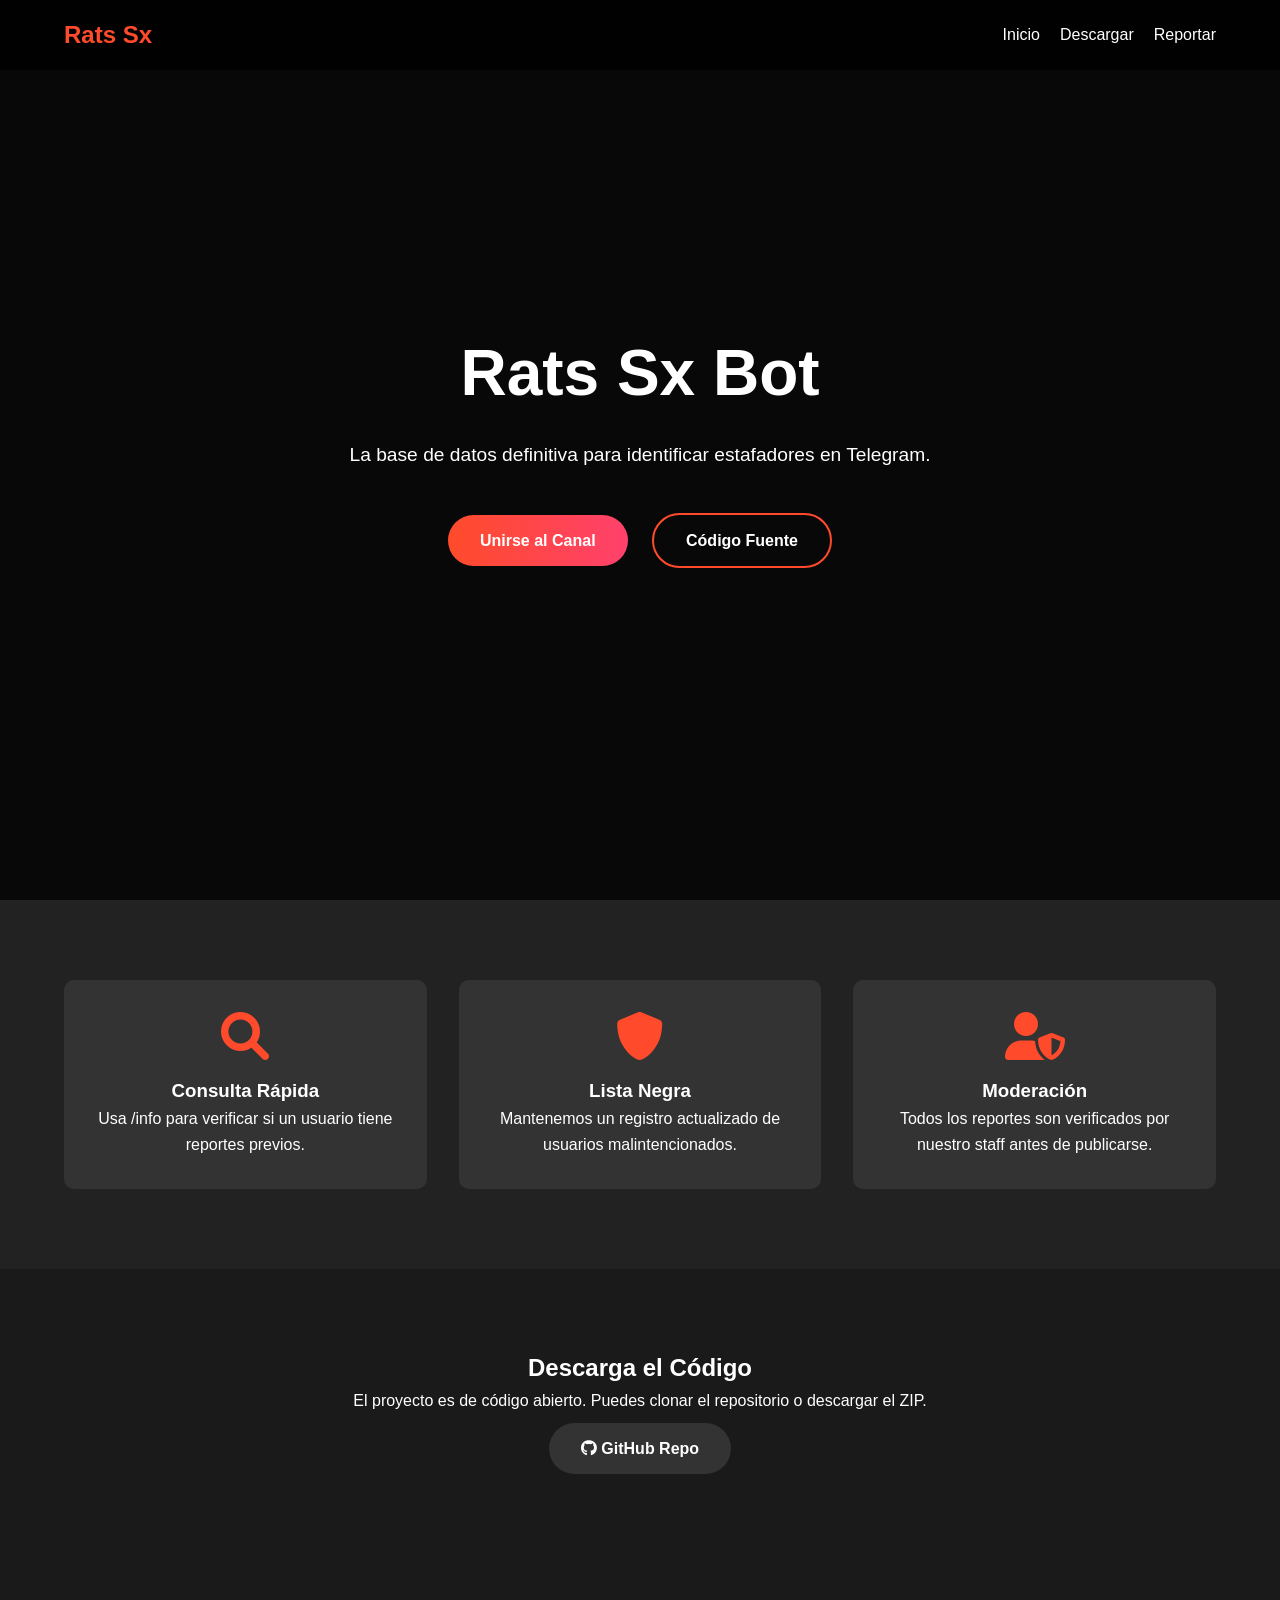
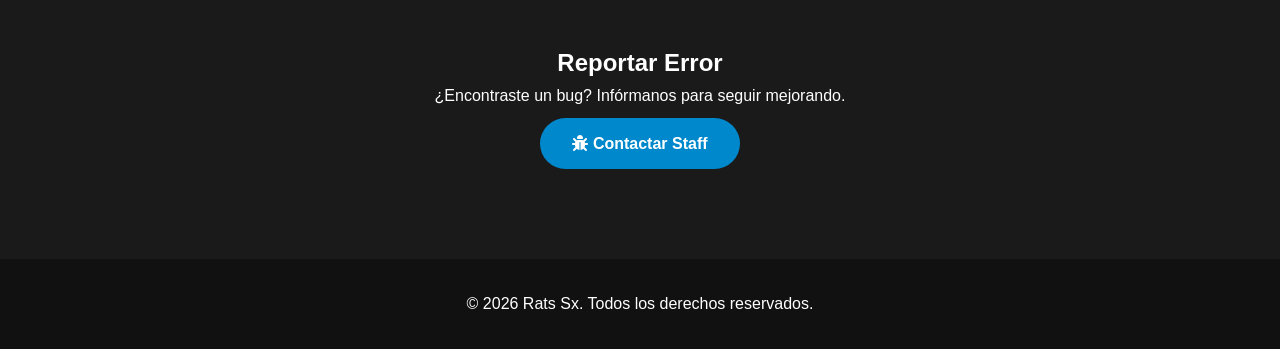
<file: index.html>
<!DOCTYPE html>
<html lang="es">
<head>
    <meta charset="UTF-8">
    <meta name="viewport" content="width=device-width, initial-scale=1.0">
    <title>Rats Sx - Telegram Bot</title>
    <link rel="stylesheet" href="style.css">
    <link rel="stylesheet" href="https://cdnjs.cloudflare.com/ajax/libs/font-awesome/6.0.0/css/all.min.css">
</head>
<body>
    <header>
        <nav>
            <div class="logo">Rats Sx</div>
            <ul>
                <li><a href="#home">Inicio</a></li>
                <li><a href="#download">Descargar</a></li>
                <li><a href="#report">Reportar</a></li>
            </ul>
        </nav>
    </header>

    <section id="home" class="hero">
        <div class="hero-content">
            <h1>Rats Sx Bot</h1>
            <p>La base de datos definitiva para identificar estafadores en Telegram.</p>
            <div class="buttons">
                <a href="https://t.me/Ratssx" class="btn primary">Unirse al Canal</a>
                <a href="#download" class="btn secondary">Código Fuente</a>
            </div>
        </div>
    </section>

    <section id="features">
        <div class="feature-card">
            <i class="fas fa-search"></i>
            <h3>Consulta Rápida</h3>
            <p>Usa /info para verificar si un usuario tiene reportes previos.</p>
        </div>
        <div class="feature-card">
            <i class="fas fa-shield-alt"></i>
            <h3>Lista Negra</h3>
            <p>Mantenemos un registro actualizado de usuarios malintencionados.</p>
        </div>
        <div class="feature-card">
            <i class="fas fa-user-shield"></i>
            <h3>Moderación</h3>
            <p>Todos los reportes son verificados por nuestro staff antes de publicarse.</p>
        </div>
    </section>

    <section id="download" class="download-section">
        <h2>Descarga el Código</h2>
        <p>El proyecto es de código abierto. Puedes clonar el repositorio o descargar el ZIP.</p>
        <a href="https://github.com/usuario/rats-sx-bot" class="btn github"><i class="fab fa-github"></i> GitHub Repo</a>
    </section>

    <section id="report" class="report-section">
        <h2>Reportar Error</h2>
        <p>¿Encontraste un bug? Infórmanos para seguir mejorando.</p>
        <a href="https://t.me/PlagaVT" class="btn report"><i class="fas fa-bug"></i> Contactar Staff</a>
    </section>

    <footer>
        <p>&copy; 2026 Rats Sx. Todos los derechos reservados.</p>
    </footer>
</body>
</html>
</file>
<file: style.css>
:root {
    --primary: #ff4b2b;
    --secondary: #ff416c;
    --dark: #1a1a1a;
    --light: #f4f4f4;
    --white: #ffffff;
}

* {
    margin: 0;
    padding: 0;
    box-sizing: border-box;
    font-family: 'Segoe UI', Tahoma, Geneva, Verdana, sans-serif;
}

body {
    background-color: var(--dark);
    color: var(--white);
    line-height: 1.6;
}

header {
    background: rgba(0, 0, 0, 0.8);
    padding: 1rem 5%;
    position: fixed;
    width: 100%;
    top: 0;
    z-index: 1000;
}

nav {
    display: flex;
    justify-content: space-between;
    align-items: center;
}

.logo {
    font-size: 1.5rem;
    font-weight: bold;
    color: var(--primary);
}

nav ul {
    display: flex;
    list-style: none;
}

nav ul li {
    margin-left: 20px;
}

nav ul li a {
    color: var(--white);
    text-decoration: none;
    transition: 0.3s;
}

nav ul li a:hover {
    color: var(--primary);
}

.hero {
    height: 100vh;
    display: flex;
    align-items: center;
    justify-content: center;
    text-align: center;
    background: linear-gradient(rgba(0,0,0,0.7), rgba(0,0,0,0.7)), url('https://images.unsplash.com/photo-1550751827-4bd374c3f58b?ixlib=rb-1.2.1&auto=format&fit=crop&w=1350&q=80');
    background-size: cover;
    background-position: center;
}

.hero-content h1 {
    font-size: 4rem;
    margin-bottom: 1rem;
}

.hero-content p {
    font-size: 1.2rem;
    margin-bottom: 2rem;
}

.btn {
    padding: 0.8rem 2rem;
    border-radius: 50px;
    text-decoration: none;
    font-weight: bold;
    transition: 0.3s;
    display: inline-block;
    margin: 10px;
}

.primary {
    background: linear-gradient(to right, var(--primary), var(--secondary));
    color: var(--white);
}

.secondary {
    border: 2px solid var(--primary);
    color: var(--white);
}

.btn:hover {
    transform: translateY(-3px);
    box-shadow: 0 5px 15px rgba(255, 75, 43, 0.4);
}

#features {
    padding: 5rem 5%;
    display: grid;
    grid-template-columns: repeat(auto-fit, minmax(250px, 1fr));
    gap: 2rem;
    background: #222;
}

.feature-card {
    background: #333;
    padding: 2rem;
    border-radius: 10px;
    text-align: center;
    transition: 0.3s;
}

.feature-card:hover {
    transform: translateY(-10px);
}

.feature-card i {
    font-size: 3rem;
    color: var(--primary);
    margin-bottom: 1rem;
}

.download-section, .report-section {
    padding: 5rem 5%;
    text-align: center;
}

.github {
    background: #333;
    color: white;
}

.report {
    background: #0088cc;
    color: white;
}

footer {
    text-align: center;
    padding: 2rem;
    background: #111;
}

@media (max-width: 768px) {
    .hero-content h1 {
        font-size: 2.5rem;
    }
}

.staff-section {
    padding: 5rem 5%;
    text-align: center;
    background: var(--dark);
}

.staff-container {
    display: flex;
    justify-content: center;
    gap: 2rem;
    flex-wrap: wrap;
    margin-top: 3rem;
}

.staff-card {
    background: #2a2a2a;
    padding: 2.5rem;
    border-radius: 15px;
    width: 280px;
    border: 1px solid #444;
    transition: 0.3s;
}

.staff-card:hover {
    border-color: var(--primary);
    transform: translateY(-5px);
}

.staff-card i {
    font-size: 3.5rem;
    color: var(--primary);
    margin-bottom: 1.5rem;
}

.staff-card h3 {
    font-size: 1.5rem;
    margin-bottom: 0.5rem;
}

.staff-card p {
    color: #aaa;
}
</file>
